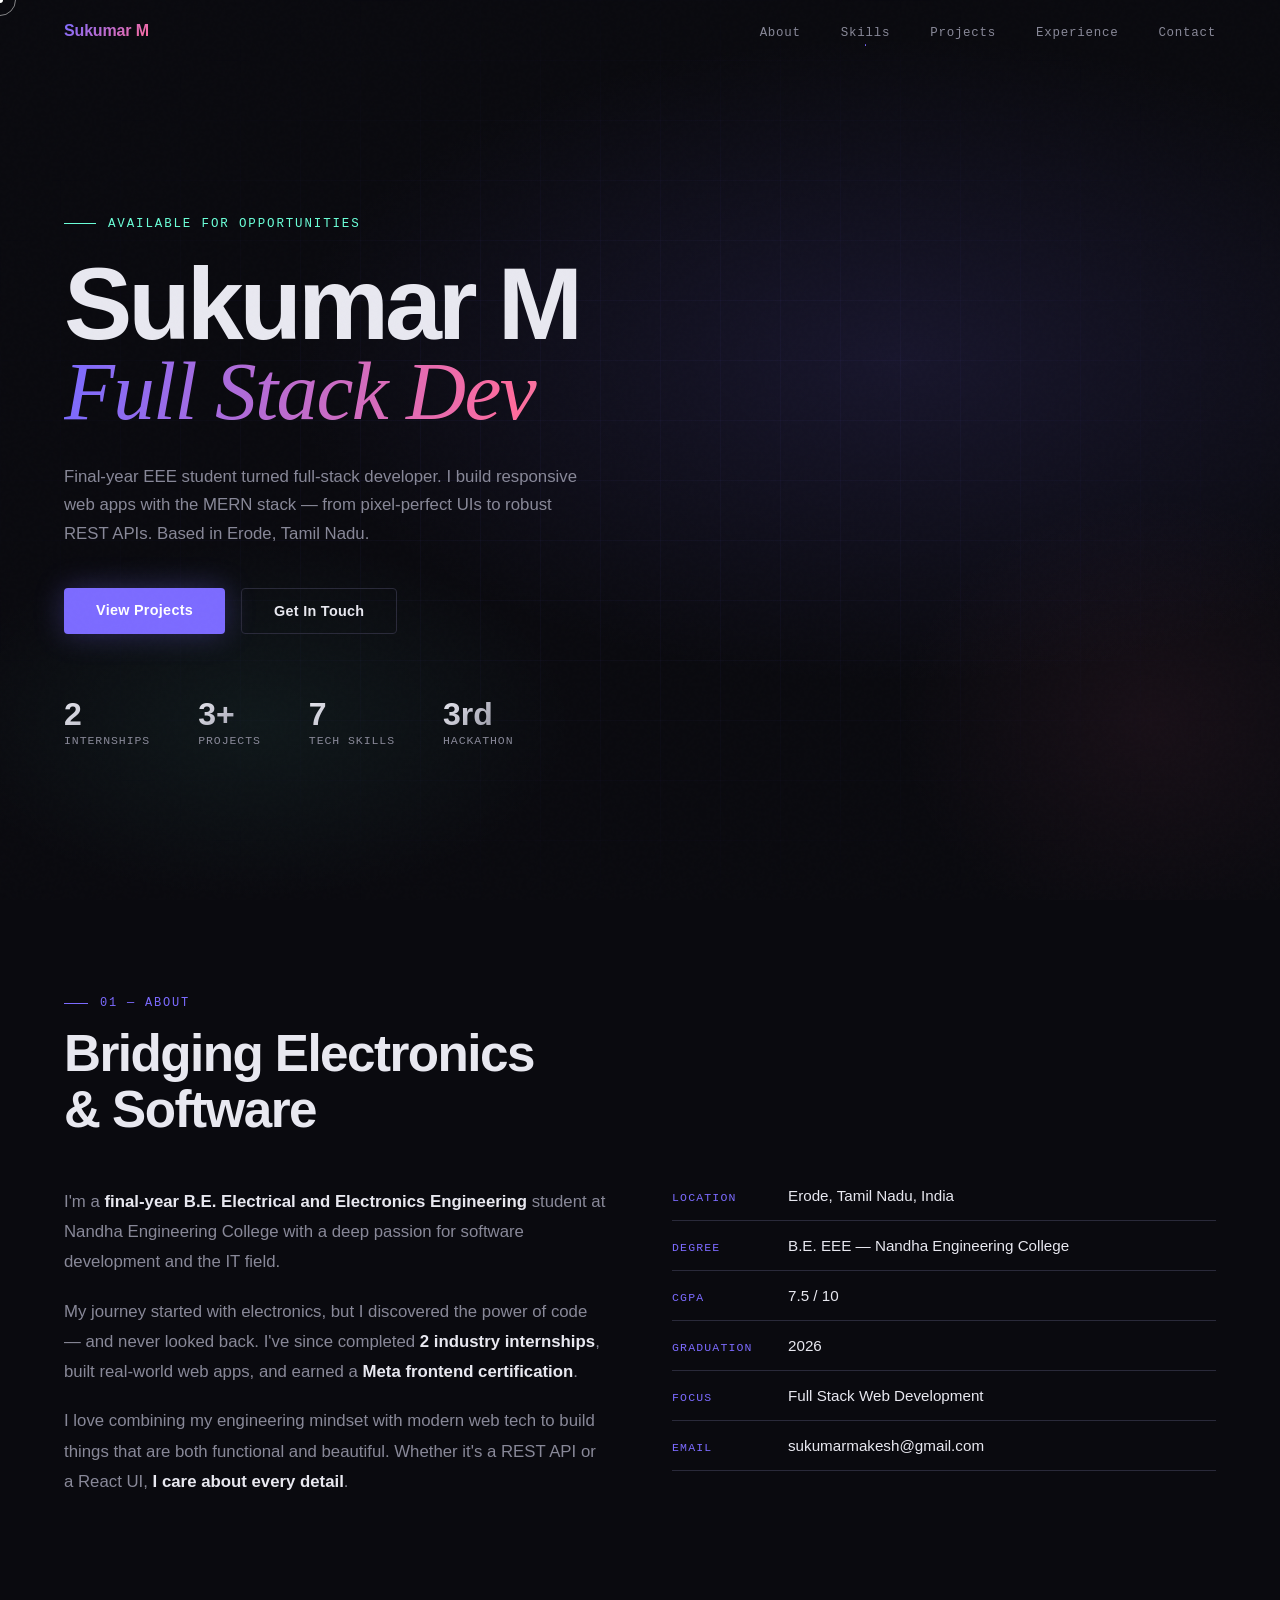
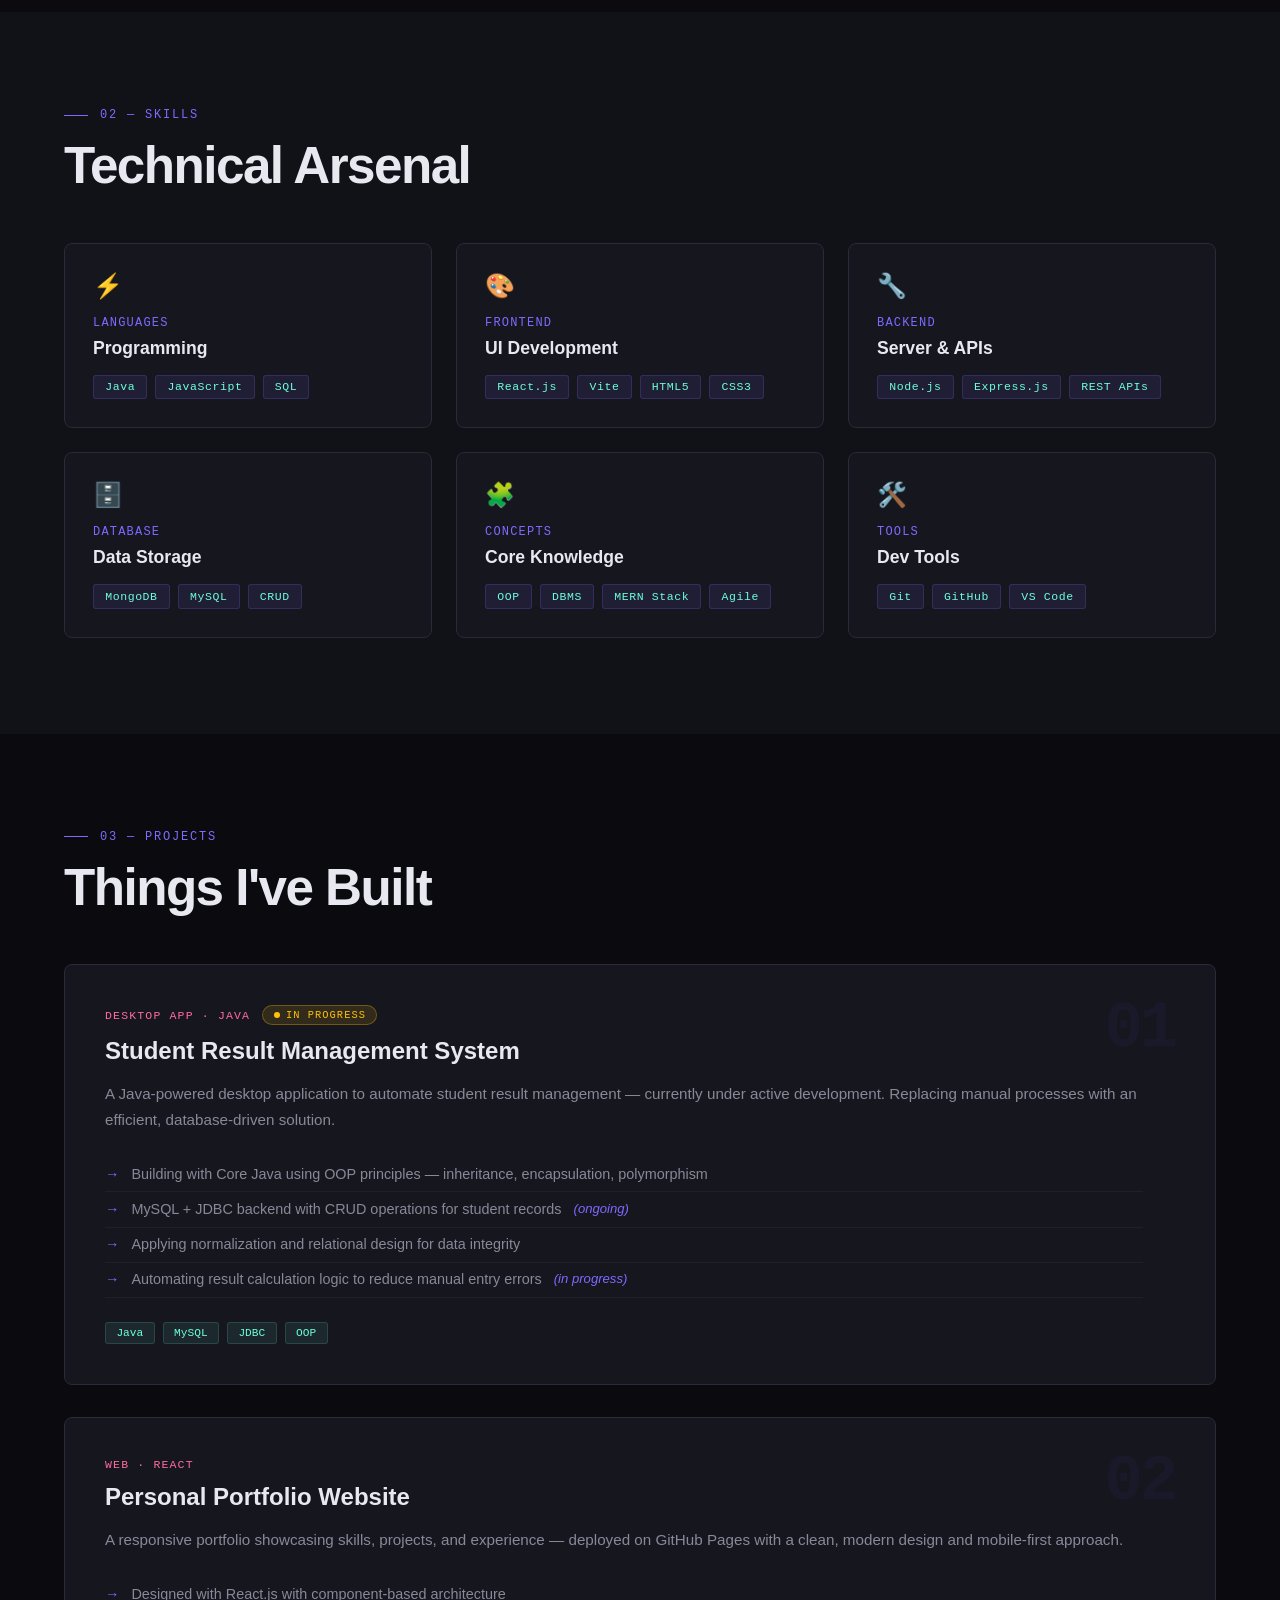
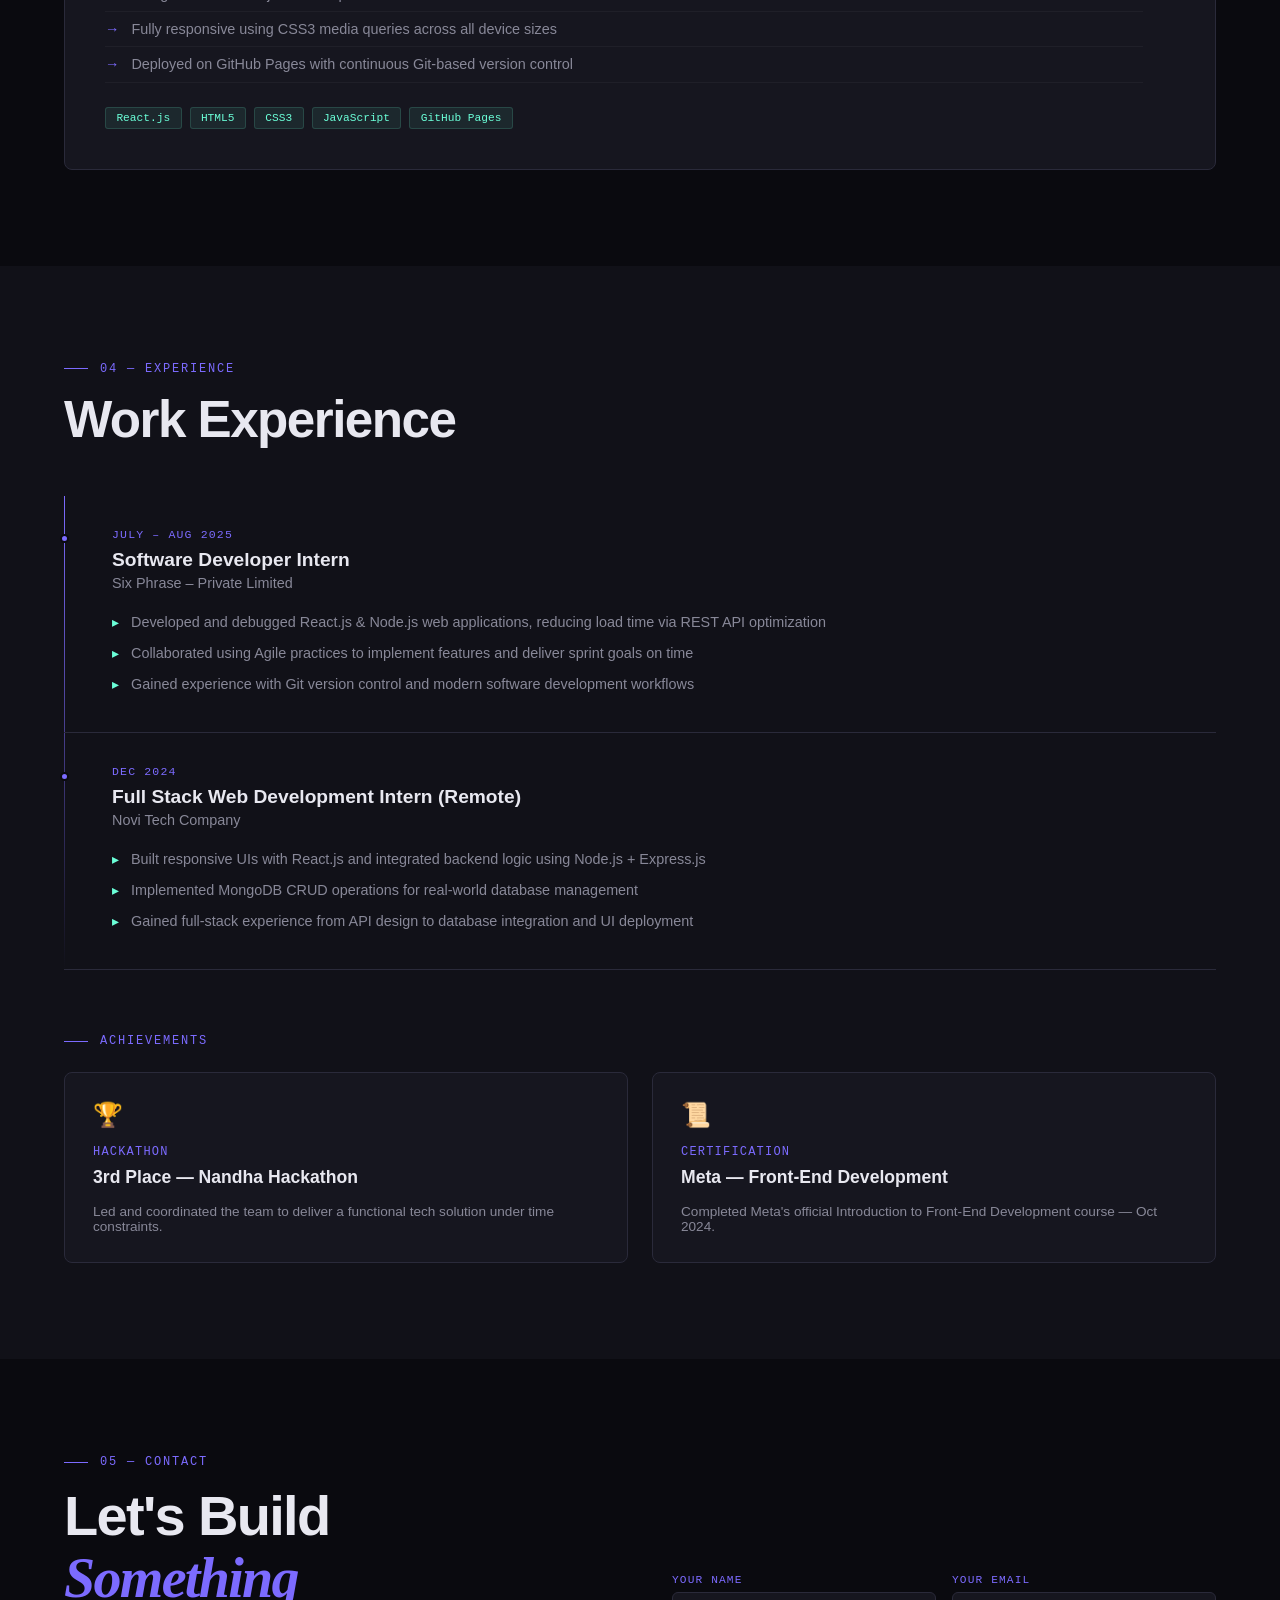
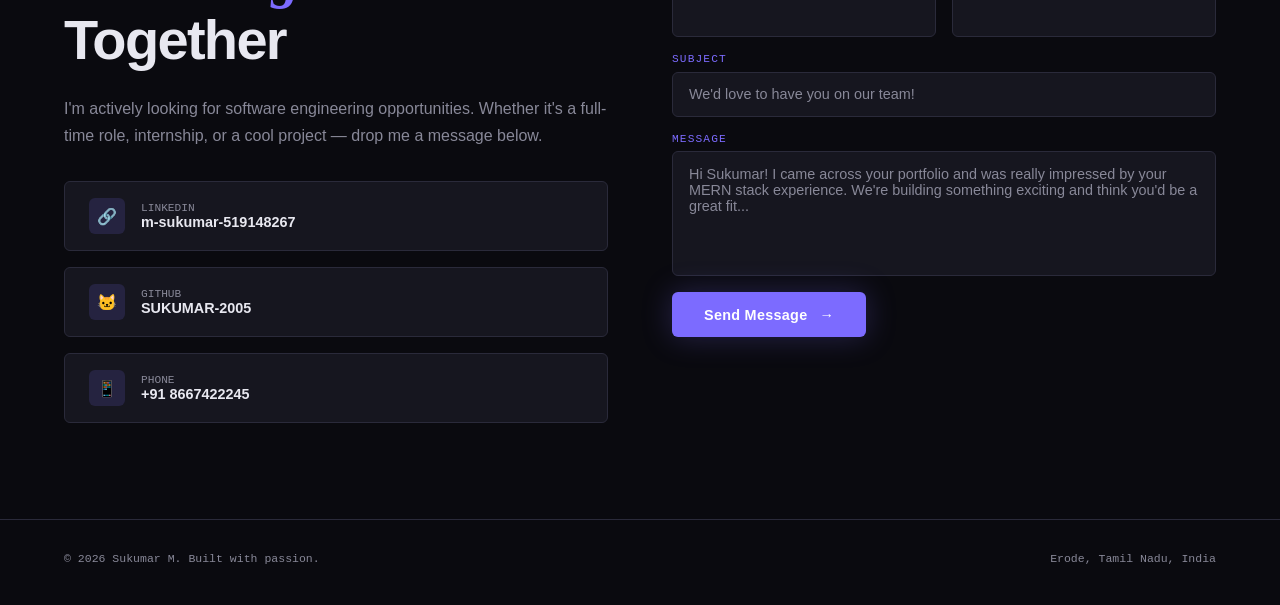
<file: index.html>
<!DOCTYPE html>
<html lang="en">
<head>
  <meta charset="UTF-8" />
  <meta name="viewport" content="width=device-width, initial-scale=1.0"/>
  <title>Sukumar M — Full Stack Developer</title>
  <link rel="stylesheet" href="style.css">
  <link href="https://fonts.googleapis.com/css2?family=Plus+Jakarta+Sans:ital,wght@0,400;0,500;0,600;0,700;0,800;1,400&family=JetBrains+Mono:wght@300;400;500&family=Fraunces:ital,opsz,wght@0,9..144,600;0,9..144,700;1,9..144,300;1,9..144,500&display=swap" />
</head>
<body>

  <div class="cursor-dot" id="cursorDot"></div>
  <div class="cursor-outline" id="cursorOutline"></div>

  <!-- NAV -->
  <nav>
    <div class="nav-logo">Sukumar M</div>
    <ul class="nav-links">
      <li><a href="#about">About</a></li>
      <li><a href="#skills">Skills</a></li>
      <li><a href="#projects">Projects</a></li>
      <li><a href="#experience">Experience</a></li>
      <li><a href="#contact">Contact</a></li>
    </ul>
  </nav>

  <!-- HERO -->
  <section class="hero">
    <div class="hero-bg"></div>
    <div class="hero-grid"></div>
    <div class="hero-content">
      <div class="hero-tag">AVAILABLE FOR OPPORTUNITIES</div>
      <h1>
        <span class="h1-name">Sukumar M</span>
        <span class="h1-role">Full Stack Dev</span>
      </h1>
      <p class="hero-desc">
        Final-year EEE student turned full-stack developer. I build responsive web apps with the MERN stack — from pixel-perfect UIs to robust REST APIs. Based in Erode, Tamil Nadu.
      </p>
      <div class="hero-ctas">
        <a href="#projects" class="btn-primary">View Projects</a>
        <a href="#contact" class="btn-outline">Get In Touch</a>
      </div>
      <div class="hero-stats">
        <div>
          <div class="stat-num">2</div>
          <div class="stat-label">INTERNSHIPS</div>
        </div>
        <div>
          <div class="stat-num">3+</div>
          <div class="stat-label">PROJECTS</div>
        </div>
        <div>
          <div class="stat-num">7</div>
          <div class="stat-label">TECH SKILLS</div>
        </div>
        <div>
          <div class="stat-num">3rd</div>
          <div class="stat-label">HACKATHON</div>
        </div>
      </div>
    </div>
  </section>

  <!-- ABOUT -->
  <section id="about">
    <div class="section-tag">01 — ABOUT</div>
    <h2 class="section-title reveal">Bridging Electronics<br/>& Software</h2>
    <div class="about-grid">
      <div class="about-text reveal">
        <p>I'm a <span>final-year B.E. Electrical and Electronics Engineering</span> student at Nandha Engineering College with a deep passion for software development and the IT field.</p>
        <p>My journey started with electronics, but I discovered the power of code — and never looked back. I've since completed <span>2 industry internships</span>, built real-world web apps, and earned a <span>Meta frontend certification</span>.</p>
        <p>I love combining my engineering mindset with modern web tech to build things that are both functional and beautiful. Whether it's a REST API or a React UI, <span>I care about every detail</span>.</p>
      </div>
      <div class="about-details reveal">
        <div class="detail-row">
          <span class="detail-key">LOCATION</span>
          <span class="detail-val">Erode, Tamil Nadu, India</span>
        </div>
        <div class="detail-row">
          <span class="detail-key">DEGREE</span>
          <span class="detail-val">B.E. EEE — Nandha Engineering College</span>
        </div>
        <div class="detail-row">
          <span class="detail-key">CGPA</span>
          <span class="detail-val">7.5 / 10</span>
        </div>
        <div class="detail-row">
          <span class="detail-key">GRADUATION</span>
          <span class="detail-val">2026</span>
        </div>
        <div class="detail-row">
          <span class="detail-key">FOCUS</span>
          <span class="detail-val">Full Stack Web Development</span>
        </div>
        <div class="detail-row">
          <span class="detail-key">EMAIL</span>
          <span class="detail-val">sukumarmakesh@gmail.com</span>
        </div>
      </div>
    </div>
  </section>

  <!-- SKILLS -->
  <section id="skills" style="background: var(--surface);">
    <div class="section-tag">02 — SKILLS</div>
    <h2 class="section-title reveal">Technical Arsenal</h2>
    <div class="skills-grid">
      <div class="skill-card reveal">
        <div class="skill-icon">⚡</div>
        <div class="skill-cat">LANGUAGES</div>
        <div class="skill-name">Programming</div>
        <div class="skill-tags">
          <span class="tag">Java</span>
          <span class="tag">JavaScript</span>
          <span class="tag">SQL</span>
        </div>
      </div>
      <div class="skill-card reveal">
        <div class="skill-icon">🎨</div>
        <div class="skill-cat">FRONTEND</div>
        <div class="skill-name">UI Development</div>
        <div class="skill-tags">
          <span class="tag">React.js</span>
          <span class="tag">Vite</span>
          <span class="tag">HTML5</span>
          <span class="tag">CSS3</span>
        </div>
      </div>
      <div class="skill-card reveal">
        <div class="skill-icon">🔧</div>
        <div class="skill-cat">BACKEND</div>
        <div class="skill-name">Server & APIs</div>
        <div class="skill-tags">
          <span class="tag">Node.js</span>
          <span class="tag">Express.js</span>
          <span class="tag">REST APIs</span>
        </div>
      </div>
      <div class="skill-card reveal">
        <div class="skill-icon">🗄️</div>
        <div class="skill-cat">DATABASE</div>
        <div class="skill-name">Data Storage</div>
        <div class="skill-tags">
          <span class="tag">MongoDB</span>
          <span class="tag">MySQL</span>
          <span class="tag">CRUD</span>
        </div>
      </div>
      <div class="skill-card reveal">
        <div class="skill-icon">🧩</div>
        <div class="skill-cat">CONCEPTS</div>
        <div class="skill-name">Core Knowledge</div>
        <div class="skill-tags">
          <span class="tag">OOP</span>
          <span class="tag">DBMS</span>
          <span class="tag">MERN Stack</span>
          <span class="tag">Agile</span>
        </div>
      </div>
      <div class="skill-card reveal">
        <div class="skill-icon">🛠️</div>
        <div class="skill-cat">TOOLS</div>
        <div class="skill-name">Dev Tools</div>
        <div class="skill-tags">
          <span class="tag">Git</span>
          <span class="tag">GitHub</span>
          <span class="tag">VS Code</span>
        </div>
      </div>
    </div>
  </section>

  <!-- PROJECTS -->
  <section id="projects">
    <div class="section-tag">03 — PROJECTS</div>
    <h2 class="section-title reveal">Things I've Built</h2>
    <div class="projects-list">

      <!-- Add your live project link in the href attribute below -->
      <a href="https://github.com/SUKUMAR-2005?tab=repositories" target="_blank" class="project-card reveal" style="text-decoration: none; color: inherit;">
        <div>
          <div class="project-tag" style="display:flex;align-items:center;gap:0.75rem;">
            DESKTOP APP  ·  JAVA
            <span style="font-family:var(--font-mono);font-size:0.65rem;letter-spacing:0.1em;padding:0.2rem 0.65rem;border-radius:20px;background:rgba(255,193,7,0.12);border:1px solid rgba(255,193,7,0.3);color:#ffc107;display:inline-flex;align-items:center;gap:0.4rem;">
              <span style="width:6px;height:6px;border-radius:50%;background:#ffc107;display:inline-block;animation:pulse 1.5s infinite;"></span>
              IN PROGRESS
            </span>
          </div>
          <div class="project-title">Student Result Management System</div>
          <p class="project-desc">A Java-powered desktop application to automate student result management — currently under active development. Replacing manual processes with an efficient, database-driven solution.</p>
          <ul class="project-bullets">
            <li>Building with Core Java using OOP principles — inheritance, encapsulation, polymorphism</li>
            <li>MySQL + JDBC backend with CRUD operations for student records <em style="color:var(--accent);font-size:0.82rem;">(ongoing)</em></li>
            <li>Applying normalization and relational design for data integrity</li>
            <li>Automating result calculation logic to reduce manual entry errors <em style="color:var(--accent);font-size:0.82rem;">(in progress)</em></li>
          </ul>
          <div class="project-stack">
            <span class="stack-tag">Java</span>
            <span class="stack-tag">MySQL</span>
            <span class="stack-tag">JDBC</span>
            <span class="stack-tag">OOP</span>
          </div>
        </div>
        <div class="project-num">01</div>
      </a>

      <!-- Add your live project link in the href attribute below -->
      <a href="https://github.com/SUKUMAR-2005?tab=repositories" target="_blank" class="project-card reveal" style="text-decoration: none; color: inherit;">
        <div>
          <div class="project-tag">WEB  ·  REACT</div>
          <div class="project-title">Personal Portfolio Website</div>
          <p class="project-desc">A responsive portfolio showcasing skills, projects, and experience — deployed on GitHub Pages with a clean, modern design and mobile-first approach.</p>
          <ul class="project-bullets">
            <li>Designed with React.js with component-based architecture</li>
            <li>Fully responsive using CSS3 media queries across all device sizes</li>
            <li>Deployed on GitHub Pages with continuous Git-based version control</li>
          </ul>
          <div class="project-stack">
            <span class="stack-tag">React.js</span>
            <span class="stack-tag">HTML5</span>
            <span class="stack-tag">CSS3</span>
            <span class="stack-tag">JavaScript</span>
            <span class="stack-tag">GitHub Pages</span>
          </div>
        </div>
        <div class="project-num">02</div>
      </a>

    </div>
  </section>

  <!-- EXPERIENCE -->
  <section id="experience" style="background: var(--surface);">
    <div class="section-tag">04 — EXPERIENCE</div>
    <h2 class="section-title reveal">Work Experience</h2>
    <div class="exp-list">
      <div class="exp-item reveal">
        <div class="exp-period">JULY – AUG 2025</div>
        <div class="exp-role">Software Developer Intern</div>
        <div class="exp-company">Six Phrase – Private Limited</div>
        <ul class="exp-bullets">
          <li>Developed and debugged React.js & Node.js web applications, reducing load time via REST API optimization</li>
          <li>Collaborated using Agile practices to implement features and deliver sprint goals on time</li>
          <li>Gained experience with Git version control and modern software development workflows</li>
        </ul>
      </div>
      <div class="exp-item reveal">
        <div class="exp-period">DEC 2024</div>
        <div class="exp-role">Full Stack Web Development Intern (Remote)</div>
        <div class="exp-company">Novi Tech Company</div>
        <ul class="exp-bullets">
          <li>Built responsive UIs with React.js and integrated backend logic using Node.js + Express.js</li>
          <li>Implemented MongoDB CRUD operations for real-world database management</li>
          <li>Gained full-stack experience from API design to database integration and UI deployment</li>
        </ul>
      </div>
    </div>

    <!-- Achievements -->
    <div style="margin-top: 4rem;">
      <div class="section-tag">ACHIEVEMENTS</div>
      <div style="display: flex; gap: 1.5rem; margin-top: 1.5rem; flex-wrap: wrap;">
        <div class="skill-card reveal" style="flex: 1; min-width: 220px;">
          <div class="skill-icon">🏆</div>
          <div class="skill-cat">HACKATHON</div>
          <div class="skill-name">3rd Place — Nandha Hackathon</div>
          <p style="font-size:0.85rem; color: var(--muted); margin-top:0.5rem;">Led and coordinated the team to deliver a functional tech solution under time constraints.</p>
        </div>
        <div class="skill-card reveal" style="flex: 1; min-width: 220px;">
          <div class="skill-icon">📜</div>
          <div class="skill-cat">CERTIFICATION</div>
          <div class="skill-name">Meta — Front-End Development</div>
          <p style="font-size:0.85rem; color: var(--muted); margin-top:0.5rem;">Completed Meta's official Introduction to Front-End Development course — Oct 2024.</p>
        </div>
      </div>
    </div>
  </section>

  <!-- CONTACT -->
  <section id="contact">
    <div class="contact-inner">
      <div class="contact-text reveal">
        <div class="section-tag">05 — CONTACT</div>
        <h2>Let's Build<br/><em style="font-family: var(--font-serif); color: var(--accent);">Something</em><br/>Together</h2>
        <p>I'm actively looking for software engineering opportunities. Whether it's a full-time role, internship, or a cool project — drop me a message below.</p>
        <div class="contact-links" style="margin-top:1.5rem;">
          <a href="https://www.linkedin.com/in/m-sukumar-519148267" target="_blank" class="contact-link">
            <div class="contact-link-icon">🔗</div>
            <div>
              <div class="contact-link-label">LINKEDIN</div>
              <div class="contact-link-val">m-sukumar-519148267</div>
            </div>
          </a>
          <a href="https://github.com/SUKUMAR-2005" target="_blank" class="contact-link">
            <div class="contact-link-icon">🐱</div>
            <div>
              <div class="contact-link-label">GITHUB</div>
              <div class="contact-link-val">SUKUMAR-2005</div>
            </div>
          </a>
          <a href="tel:8667422245" class="contact-link">
            <div class="contact-link-icon">📱</div>
            <div>
              <div class="contact-link-label">PHONE</div>
              <div class="contact-link-val">+91 8667422245</div>
            </div>
          </a>
        </div>
      </div>
      <div class="reveal">
        <form class="email-form" id="contactForm">
          <div class="form-row">
            <div class="form-group">
              <label for="fname">YOUR NAME</label>
              <input type="text" id="fname" name="name"  required/>
            </div>
            <div class="form-group">
              <label for="femail">YOUR EMAIL</label>
              <input type="email" id="femail" name="email"  required/>
            </div>
          </div>
          <div class="form-group">
            <label for="fsubject">SUBJECT</label>
            <input type="text" id="fsubject" name="subject" placeholder="We'd love to have you on our team!"/>
          </div>
          <div class="form-group">
            <label for="fmessage">MESSAGE</label>
            <textarea id="fmessage" name="message" rows="6" placeholder="Hi Sukumar! I came across your portfolio and was really impressed by your MERN stack experience. We're building something exciting and think you'd be a great fit..." required></textarea>
          </div>
          <div class="form-status" id="formStatus"></div>
          <button type="submit" class="form-submit" id="submitBtn">
            <span id="btnText">Send Message</span>
            <span id="btnIcon">→</span>
          </button>
        </form>
      </div>
    </div>
  </section>

  <!-- FOOTER -->
  <footer>
    <p>© 2026 Sukumar M. Built with passion.</p>
    <p>Erode, Tamil Nadu, India</p>
  </footer>

  <script>
    // ── PROFESSIONAL CURSOR ──
    const dot = document.getElementById('cursorDot');
    const outline = document.getElementById('cursorOutline');
    let mx = 0, my = 0, ox = 0, oy = 0;

    document.addEventListener('mousemove', e => { mx = e.clientX; my = e.clientY; });
    document.addEventListener('mousedown', () => outline.classList.add('clicking'));
    document.addEventListener('mouseup', () => outline.classList.remove('clicking'));

    (function animCursor() {
      dot.style.left = mx + 'px'; dot.style.top = my + 'px';
      ox += (mx - ox) * 0.1; oy += (my - oy) * 0.1;
      outline.style.left = ox + 'px'; outline.style.top = oy + 'px';
      requestAnimationFrame(animCursor);
    })();

    document.querySelectorAll('a, button, input, textarea').forEach(el => {
      el.addEventListener('mouseenter', () => outline.classList.add('hovering'));
      el.addEventListener('mouseleave', () => outline.classList.remove('hovering'));
    });

    // ── STICKY NAV ON SCROLL ──
    const nav = document.querySelector('nav');
    const navLinks = document.querySelectorAll('.nav-links a');
    const sections = document.querySelectorAll('section[id]');

    window.addEventListener('scroll', () => {
      // Sticky glass effect
      if (window.scrollY > 60) nav.classList.add('scrolled');
      else nav.classList.remove('scrolled');

      // Active section highlight
      let current = '';
      sections.forEach(sec => {
        if (window.scrollY >= sec.offsetTop - 140) current = sec.id;
      });
      navLinks.forEach(a => {
        a.classList.remove('active');
        if (a.getAttribute('href') === '#' + current) a.classList.add('active');
      });
    });

    // ── SCROLL REVEAL ──
    const observer = new IntersectionObserver(entries => {
      entries.forEach((e, i) => {
        if (e.isIntersecting) setTimeout(() => e.target.classList.add('visible'), i * 80);
      });
    }, { threshold: 0.1 });
    document.querySelectorAll('.reveal').forEach(el => observer.observe(el));

    // ── EMAIL FORM via Formspree ──
    // To activate: sign up at formspree.io, create a form, paste your endpoint below
    const FORMSPREE_ENDPOINT = 'https://formspree.io/f/sukumarmakesh@gmail.com';

    const form = document.getElementById('contactForm');
    const status = document.getElementById('formStatus');
    const submitBtn = document.getElementById('submitBtn');
    const btnText = document.getElementById('btnText');
    const btnIcon = document.getElementById('btnIcon');

    form.addEventListener('submit', async (e) => {
      e.preventDefault();
      submitBtn.disabled = true;
      btnText.textContent = 'Sending...';
      btnIcon.textContent = '⏳';
      status.className = 'form-status';
      status.style.display = 'none';

      const data = {
        name: form.name.value,
        email: form.email.value,
        subject: form.subject.value || 'Portfolio Contact',
        message: form.message.value,
      };

      try {
        const res = await fetch(FORMSPREE_ENDPOINT, {
          method: 'POST',
          headers: { 'Content-Type': 'application/json', 'Accept': 'application/json' },
          body: JSON.stringify(data)
        });

        if (res.ok) {
          status.className = 'form-status success';
          status.textContent = '✓ Message sent! I\'ll get back to you within 24 hours.';
          form.reset();
          btnText.textContent = 'Sent!';
          btnIcon.textContent = '✓';
          setTimeout(() => {
            btnText.textContent = 'Send Message';
            btnIcon.textContent = '→';
            submitBtn.disabled = false;
          }, 3000);
        } else {
          throw new Error('Send failed');
        }
      } catch {
        // Fallback: open mailto
        status.className = 'form-status error';
        status.textContent = '⚠ Direct send unavailable. Opening your email client instead...';
        setTimeout(() => {
          const mailto = `mailto:sukumarmakesh@gmail.com?subject=${encodeURIComponent(data.subject)}&body=${encodeURIComponent(`Name: ${data.name}\nEmail: ${data.email}\n\n${data.message}`)}`;
          window.location.href = mailto;
        }, 1200);
        btnText.textContent = 'Send Message';
        btnIcon.textContent = '→';
        submitBtn.disabled = false;
      }
    });
  </script>
</body>
</html>
</file>
<file: style.css>
*, *::before, *::after { box-sizing: border-box; margin: 0; padding: 0; }

    :root {
      --bg: #0a0a0f;
      --surface: #111118;
      --card: #16161f;
      --border: #2a2a3a;
      --accent: #7c6bff;
      --accent2: #ff6b9d;
      --accent3: #6bffd8;
      --text: #e8e8f0;
      --muted: #888898;
      --font-display: 'Plus Jakarta Sans', sans-serif;
      --font-mono: 'JetBrains Mono', monospace;
      --font-serif: 'Fraunces', serif;
    }

    html { scroll-behavior: smooth; }

    body {
      background: var(--bg);
      color: var(--text);
      font-family: var(--font-display);
      overflow-x: hidden;
      cursor: none;
    }

    /* Professional cursor */
    body { cursor: none; }
    .cursor-dot {
      width: 6px; height: 6px;
      background: #fff;
      border-radius: 50%;
      position: fixed; top: 0; left: 0;
      pointer-events: none; z-index: 9999;
      transform: translate(-50%, -50%);
      transition: opacity 0.2s;
    }
    .cursor-outline {
      width: 32px; height: 32px;
      border: 1.5px solid rgba(255,255,255,0.5);
      border-radius: 50%;
      position: fixed; top: 0; left: 0;
      pointer-events: none; z-index: 9998;
      transform: translate(-50%, -50%);
      transition: width 0.25s ease, height 0.25s ease, border-color 0.25s ease, background 0.25s ease;
    }
    .cursor-outline.hovering {
      width: 48px; height: 48px;
      border-color: var(--accent);
      background: rgba(124,107,255,0.08);
    }
    .cursor-outline.clicking {
      width: 24px; height: 24px;
      background: rgba(124,107,255,0.2);
    }

    /* Noise overlay */
    body::before {
      content: '';
      position: fixed; inset: 0;
      background-image: url("data:image/svg+xml,%3Csvg viewBox='0 0 256 256' xmlns='http://www.w3.org/2000/svg'%3E%3Cfilter id='noise'%3E%3CfeTurbulence type='fractalNoise' baseFrequency='0.9' numOctaves='4' stitchTiles='stitch'/%3E%3C/filter%3E%3Crect width='100%25' height='100%25' filter='url(%23noise)' opacity='0.03'/%3E%3C/svg%3E");
      pointer-events: none; z-index: 1000; opacity: 0.4;
    }

    /* NAV */
    nav {
      position: fixed; top: 0; left: 0; right: 0; z-index: 100;
      padding: 1.4rem 4rem;
      display: flex; justify-content: space-between; align-items: center;
      transition: background 0.3s, padding 0.3s, box-shadow 0.3s;
    }
    nav.scrolled {
      background: rgba(10,10,15,0.96);
      backdrop-filter: blur(16px);
      -webkit-backdrop-filter: blur(16px);
      padding: 0.9rem 4rem;
      box-shadow: 0 1px 0 var(--border);
    }
    .nav-logo {
      font-size: 1rem; font-weight: 800; letter-spacing: -0.01em;
      background: linear-gradient(135deg, var(--accent), var(--accent2));
      -webkit-background-clip: text; -webkit-text-fill-color: transparent;
      white-space: nowrap;
    }
    .nav-links { display: flex; gap: 2.5rem; list-style: none; }
    .nav-links a {
      font-family: var(--font-mono); font-size: 0.78rem; color: var(--muted);
      text-decoration: none; letter-spacing: 0.06em;
      transition: color 0.2s; position: relative; padding-bottom: 2px;
    }
    .nav-links a::after {
      content: ''; position: absolute; bottom: -4px; left: 50%; right: 50%;
      height: 2px; background: var(--accent); border-radius: 2px;
      transition: left 0.25s ease, right 0.25s ease;
    }
    .nav-links a:hover, .nav-links a.active { color: var(--text); }
    .nav-links a:hover::after, .nav-links a.active::after { left: 0; right: 0; }

    /* HERO */
    .hero {
      min-height: 100vh;
      display: flex; flex-direction: column; justify-content: center;
      padding: 8rem 4rem 4rem;
      position: relative; overflow: hidden;
    }
    .hero-bg {
      position: absolute; inset: 0; z-index: 0;
      background:
        radial-gradient(ellipse 80% 60% at 70% 40%, rgba(124,107,255,0.12) 0%, transparent 60%),
        radial-gradient(ellipse 50% 40% at 20% 80%, rgba(107,255,216,0.06) 0%, transparent 50%),
        radial-gradient(ellipse 40% 50% at 90% 80%, rgba(255,107,157,0.06) 0%, transparent 50%);
    }
    .hero-grid {
      position: absolute; inset: 0;
      background-image: linear-gradient(rgba(124,107,255,0.04) 1px, transparent 1px),
                        linear-gradient(90deg, rgba(124,107,255,0.04) 1px, transparent 1px);
      background-size: 60px 60px;
      mask-image: radial-gradient(ellipse at center, black 30%, transparent 80%);
    }
    .hero-content { position: relative; z-index: 1; max-width: 900px; }
    .hero-tag {
      font-family: var(--font-mono); font-size: 0.78rem;
      color: var(--accent3); letter-spacing: 0.15em;
      margin-bottom: 1.5rem;
      display: flex; align-items: center; gap: 0.75rem;
      opacity: 0; animation: fadeUp 0.6s 0.2s forwards;
    }
    .hero-tag::before {
      content: ''; display: block;
      width: 32px; height: 1px; background: var(--accent3);
    }
    h1 {
      font-size: clamp(3.5rem, 8vw, 7rem);
      font-weight: 800; line-height: 0.95;
      letter-spacing: -0.04em; margin-bottom: 0.2em;
      opacity: 0; animation: fadeUp 0.7s 0.35s forwards;
    }
    .h1-name { display: block; }
    .h1-role {
      display: block;
      font-family: var(--font-serif); font-style: italic;
      font-weight: 400; font-size: clamp(3rem, 6.5vw, 6rem);
      background: linear-gradient(90deg, var(--accent), var(--accent2) 50%, var(--accent3));
      -webkit-background-clip: text; -webkit-text-fill-color: transparent;
      letter-spacing: -0.02em;
    }
    .hero-desc {
      max-width: 520px; margin-top: 2rem;
      font-size: 1.05rem; line-height: 1.7;
      color: var(--muted); font-weight: 400;
      opacity: 0; animation: fadeUp 0.7s 0.5s forwards;
    }
    .hero-ctas {
      display: flex; gap: 1rem; margin-top: 2.5rem; flex-wrap: wrap;
      opacity: 0; animation: fadeUp 0.7s 0.65s forwards;
    }
    .btn-primary {
      padding: 0.85rem 2rem; background: var(--accent);
      color: #fff; border: none; border-radius: 4px;
      font-family: var(--font-display); font-size: 0.9rem; font-weight: 700;
      cursor: none; text-decoration: none; letter-spacing: 0.02em;
      transition: transform 0.2s, box-shadow 0.2s;
      box-shadow: 0 0 30px rgba(124,107,255,0.3);
    }
    .btn-primary:hover { transform: translateY(-2px); box-shadow: 0 0 50px rgba(124,107,255,0.5); }
    .btn-outline {
      padding: 0.85rem 2rem; background: transparent;
      color: var(--text); border: 1px solid var(--border);
      border-radius: 4px; font-family: var(--font-display);
      font-size: 0.9rem; font-weight: 600; cursor: none;
      text-decoration: none; letter-spacing: 0.02em;
      transition: border-color 0.2s, color 0.2s;
    }
    .btn-outline:hover { border-color: var(--accent); color: var(--accent); }

    .hero-stats {
      display: flex; gap: 3rem; margin-top: 4rem;
      opacity: 0; animation: fadeUp 0.7s 0.8s forwards;
    }
    .stat-num {
      font-size: 2rem; font-weight: 800; line-height: 1;
      background: linear-gradient(135deg, var(--text), var(--muted));
      -webkit-background-clip: text; -webkit-text-fill-color: transparent;
    }
    .stat-label {
      font-family: var(--font-mono); font-size: 0.72rem;
      color: var(--muted); letter-spacing: 0.08em; margin-top: 0.3rem;
    }

    /* SECTIONS */
    section { padding: 6rem 4rem; position: relative; }
    .section-tag {
      font-family: var(--font-mono); font-size: 0.75rem;
      color: var(--accent); letter-spacing: 0.15em;
      margin-bottom: 1rem; display: flex; align-items: center; gap: 0.75rem;
    }
    .section-tag::before {
      content: ''; width: 24px; height: 1px; background: var(--accent);
    }
    .section-title {
      font-size: clamp(2rem, 4vw, 3.2rem);
      font-weight: 800; letter-spacing: -0.03em;
      line-height: 1.1; margin-bottom: 3rem;
    }

    /* ABOUT */
    .about{
        min-height: 100vh;
    }
    .about-grid {
      display: grid; grid-template-columns: 1fr 1fr; gap: 4rem; align-items: start;
    }
    .about-text p {
      font-size: 1.05rem; line-height: 1.8; color: var(--muted);
      margin-bottom: 1.2rem;
    }
    .about-text p span { color: var(--text); font-weight: 600; }
    .about-details { display: flex; flex-direction: column; gap: 1rem; }
    .detail-row {
      display: flex; gap: 1rem; align-items: baseline;
      padding-bottom: 1rem; border-bottom: 1px solid var(--border);
    }
    .detail-key {
      font-family: var(--font-mono); font-size: 0.72rem;
      color: var(--accent); letter-spacing: 0.1em; min-width: 100px;
    }
    .detail-val { font-size: 0.95rem; color: var(--text); }

    /* SKILLS */
    .skills-grid {
      display: grid; grid-template-columns: repeat(auto-fit, minmax(280px, 1fr)); gap: 1.5rem;
    }
    .skill-card {
      background: var(--card); border: 1px solid var(--border);
      border-radius: 8px; padding: 1.75rem;
      transition: border-color 0.2s, transform 0.2s;
      position: relative; overflow: hidden;
    }
    .skill-card::before {
      content: ''; position: absolute; top: 0; left: 0; right: 0; height: 2px;
      background: linear-gradient(90deg, var(--accent), var(--accent2));
      transform: scaleX(0); transform-origin: left;
      transition: transform 0.3s;
    }
    .skill-card:hover { border-color: var(--accent); transform: translateY(-3px); }
    .skill-card:hover::before { transform: scaleX(1); }
    .skill-icon { font-size: 1.5rem; margin-bottom: 1rem; }
    .skill-cat {
      font-size: 0.75rem; font-family: var(--font-mono);
      color: var(--accent); letter-spacing: 0.1em; margin-bottom: 0.5rem;
    }
    .skill-name { font-size: 1.1rem; font-weight: 700; margin-bottom: 1rem; }
    .skill-tags { display: flex; flex-wrap: wrap; gap: 0.5rem; }
    .tag {
      font-family: var(--font-mono); font-size: 0.72rem;
      padding: 0.3rem 0.7rem; background: rgba(124,107,255,0.1);
      border: 1px solid rgba(124,107,255,0.2); border-radius: 3px;
      color: var(--accent3); letter-spacing: 0.05em;
    }

    /* PROJECTS */
    .projects-list { display: flex; flex-direction: column; gap: 2rem; }
    .project-card {
      background: var(--card); border: 1px solid var(--border);
      border-radius: 8px; padding: 2.5rem;
      display: grid; grid-template-columns: 1fr auto;
      gap: 2rem; align-items: start;
      transition: border-color 0.2s, box-shadow 0.2s;
      position: relative; overflow: hidden;
    }
    .project-card:hover {
      border-color: var(--accent);
      box-shadow: 0 0 40px rgba(124,107,255,0.08);
    }
    .project-num {
      position: absolute; top: 2rem; right: 2.5rem;
      font-family: var(--font-mono); font-size: 4rem; font-weight: 800;
      color: rgba(124,107,255,0.05); line-height: 1; letter-spacing: -0.05em;
      pointer-events: none;
    }
    .project-tag {
      font-family: var(--font-mono); font-size: 0.72rem;
      color: var(--accent2); letter-spacing: 0.1em; margin-bottom: 0.75rem;
    }
    .project-title { font-size: 1.5rem; font-weight: 800; margin-bottom: 1rem; }
    .project-desc { color: var(--muted); line-height: 1.7; margin-bottom: 1.5rem; font-size: 0.95rem; }
    .project-stack { display: flex; flex-wrap: wrap; gap: 0.5rem; }
    .stack-tag {
      font-family: var(--font-mono); font-size: 0.7rem;
      padding: 0.25rem 0.65rem; background: rgba(107,255,216,0.08);
      border: 1px solid rgba(107,255,216,0.15); border-radius: 3px;
      color: var(--accent3);
    }
    .project-bullets { list-style: none; margin-bottom: 1.5rem; }
    .project-bullets li {
      font-size: 0.9rem; color: var(--muted); line-height: 1.6;
      padding: 0.35rem 0; border-bottom: 1px solid rgba(255,255,255,0.04);
      display: flex; gap: 0.75rem;
    }
    .project-bullets li::before { content: '→'; color: var(--accent); flex-shrink: 0; }

    /* EXPERIENCE */
    .exp-list { display: flex; flex-direction: column; gap: 0; position: relative; }
    .exp-list::before {
      content: ''; position: absolute; left: 0; top: 0; bottom: 0;
      width: 1px; background: linear-gradient(to bottom, var(--accent), transparent);
    }
    .exp-item {
      padding: 2rem 0 2rem 3rem; position: relative;
      border-bottom: 1px solid var(--border);
    }
    .exp-item::before {
      content: ''; position: absolute; left: -4px; top: 2.4rem;
      width: 9px; height: 9px; background: var(--accent);
      border-radius: 50%; border: 2px solid var(--bg);
    }
    .exp-period {
      font-family: var(--font-mono); font-size: 0.72rem;
      color: var(--accent); letter-spacing: 0.1em; margin-bottom: 0.5rem;
    }
    .exp-role { font-size: 1.2rem; font-weight: 700; margin-bottom: 0.25rem; }
    .exp-company { color: var(--muted); font-size: 0.9rem; margin-bottom: 1rem; }
    .exp-bullets { list-style: none; }
    .exp-bullets li {
      font-size: 0.9rem; color: var(--muted); line-height: 1.6;
      padding: 0.25rem 0; display: flex; gap: 0.75rem;
    }
    .exp-bullets li::before { content: '▸'; color: var(--accent3); flex-shrink: 0; }

    /* EDUCATION */
    .edu-grid { display: grid; grid-template-columns: repeat(auto-fit, minmax(260px, 1fr)); gap: 1.5rem; }
    .edu-card {
      background: var(--card); border: 1px solid var(--border);
      border-radius: 8px; padding: 2rem;
      transition: border-color 0.2s;
    }
    .edu-card:hover { border-color: var(--accent2); }
    .edu-degree { font-size: 1rem; font-weight: 700; margin-bottom: 0.4rem; }
    .edu-school { font-size: 0.85rem; color: var(--muted); margin-bottom: 1rem; }
    .edu-meta { display: flex; justify-content: space-between; }
    .edu-score {
      font-family: var(--font-mono); font-size: 0.78rem;
      color: var(--accent3);
    }
    .edu-year {
      font-family: var(--font-mono); font-size: 0.72rem; color: var(--muted);
    }

    /* CONTACT */
    .contact-inner {
      display: grid; grid-template-columns: 1fr 1fr; gap: 4rem; align-items: center;
    }
    .contact-text h2 { font-size: clamp(2rem, 5vw, 3.5rem); font-weight: 800; line-height: 1.1; letter-spacing: -0.03em; margin-bottom: 1.5rem; }
    .contact-text p { color: var(--muted); line-height: 1.7; margin-bottom: 2rem; }
    .contact-links { display: flex; flex-direction: column; gap: 1rem; }
    .contact-link {
      display: flex; align-items: center; gap: 1rem;
      padding: 1rem 1.5rem; background: var(--card);
      border: 1px solid var(--border); border-radius: 6px;
      text-decoration: none; color: var(--text);
      transition: border-color 0.2s, transform 0.2s, background 0.2s;
      font-size: 0.9rem;
    }
    .contact-link:hover { border-color: var(--accent); transform: translateX(6px); background: rgba(124,107,255,0.06); }
    .contact-link-icon {
      width: 36px; height: 36px; border-radius: 6px;
      background: rgba(124,107,255,0.15); display: flex;
      align-items: center; justify-content: center;
      font-size: 1rem; flex-shrink: 0;
    }
    .contact-link-label { font-family: var(--font-mono); font-size: 0.7rem; color: var(--muted); }
    .contact-link-val { font-weight: 600; }

    /* FOOTER */
    footer {
      padding: 2rem 4rem; border-top: 1px solid var(--border);
      display: flex; justify-content: space-between; align-items: center;
    }
    footer p { font-family: var(--font-mono); font-size: 0.72rem; color: var(--muted); }

    /* ANIMATIONS */
    @keyframes fadeUp {
      from { opacity: 0; transform: translateY(24px); }
      to   { opacity: 1; transform: translateY(0); }
    }
    @keyframes pulse {
      0%, 100% { opacity: 1; transform: scale(1); }
      50% { opacity: 0.4; transform: scale(0.7); }
    }
    .reveal {
      opacity: 0; transform: translateY(30px);
      transition: opacity 0.7s ease, transform 0.7s ease;
    }
    .reveal.visible { opacity: 1; transform: translateY(0); }

    /* EMAIL FORM */
    .email-form { display: flex; flex-direction: column; gap: 1rem; margin-top: 2rem; }
    .form-row { display: grid; grid-template-columns: 1fr 1fr; gap: 1rem; }
    .form-group { display: flex; flex-direction: column; gap: 0.4rem; }
    .form-group label {
      font-family: var(--font-mono); font-size: 0.7rem;
      color: var(--accent); letter-spacing: 0.1em;
    }
    .form-group input, .form-group textarea {
      background: var(--card); border: 1px solid var(--border);
      border-radius: 6px; padding: 0.85rem 1rem;
      color: var(--text); font-family: var(--font-display);
      font-size: 0.9rem; outline: none; resize: none;
      transition: border-color 0.2s, box-shadow 0.2s;
    }
    .form-group input:focus, .form-group textarea:focus {
      border-color: var(--accent);
      box-shadow: 0 0 0 3px rgba(124,107,255,0.12);
    }
    .form-group input::placeholder, .form-group textarea::placeholder { color: var(--muted); }
    .form-submit {
      display: flex; align-items: center; gap: 0.75rem;
      padding: 0.9rem 2rem; background: var(--accent);
      color: #fff; border: none; border-radius: 6px;
      font-family: var(--font-display); font-size: 0.9rem; font-weight: 700;
      cursor: none; letter-spacing: 0.02em; align-self: flex-start;
      transition: transform 0.2s, box-shadow 0.2s, background 0.2s;
      box-shadow: 0 0 30px rgba(124,107,255,0.25);
    }
    .form-submit:hover { transform: translateY(-2px); box-shadow: 0 0 50px rgba(124,107,255,0.4); }
    .form-submit:disabled { opacity: 0.6; transform: none; }
    .form-status {
      font-family: var(--font-mono); font-size: 0.78rem;
      padding: 0.75rem 1rem; border-radius: 6px; display: none;
    }
    .form-status.success {
      display: block; background: rgba(107,255,216,0.1);
      border: 1px solid rgba(107,255,216,0.3); color: var(--accent3);
    }
    .form-status.error {
      display: block; background: rgba(255,107,107,0.1);
      border: 1px solid rgba(255,107,107,0.3); color: #ff6b6b;
    }

    /* SCROLLBAR */
    ::-webkit-scrollbar { width: 4px; }
    ::-webkit-scrollbar-track { background: var(--bg); }
    ::-webkit-scrollbar-thumb { background: var(--accent); border-radius: 2px; }

    @media (max-width: 768px) {
      nav { padding: 1.2rem 1.5rem; }
      .nav-links { display: none; }
      section { padding: 4rem 1.5rem; }
      .hero { padding: 7rem 1.5rem 3rem; }
      .about-grid, .contact-inner { grid-template-columns: 1fr; gap: 2rem; }
      .project-card { grid-template-columns: 1fr; }
      .hero-stats { gap: 2rem; }
      footer { flex-direction: column; gap: 0.5rem; text-align: center; }
    }
</file>
